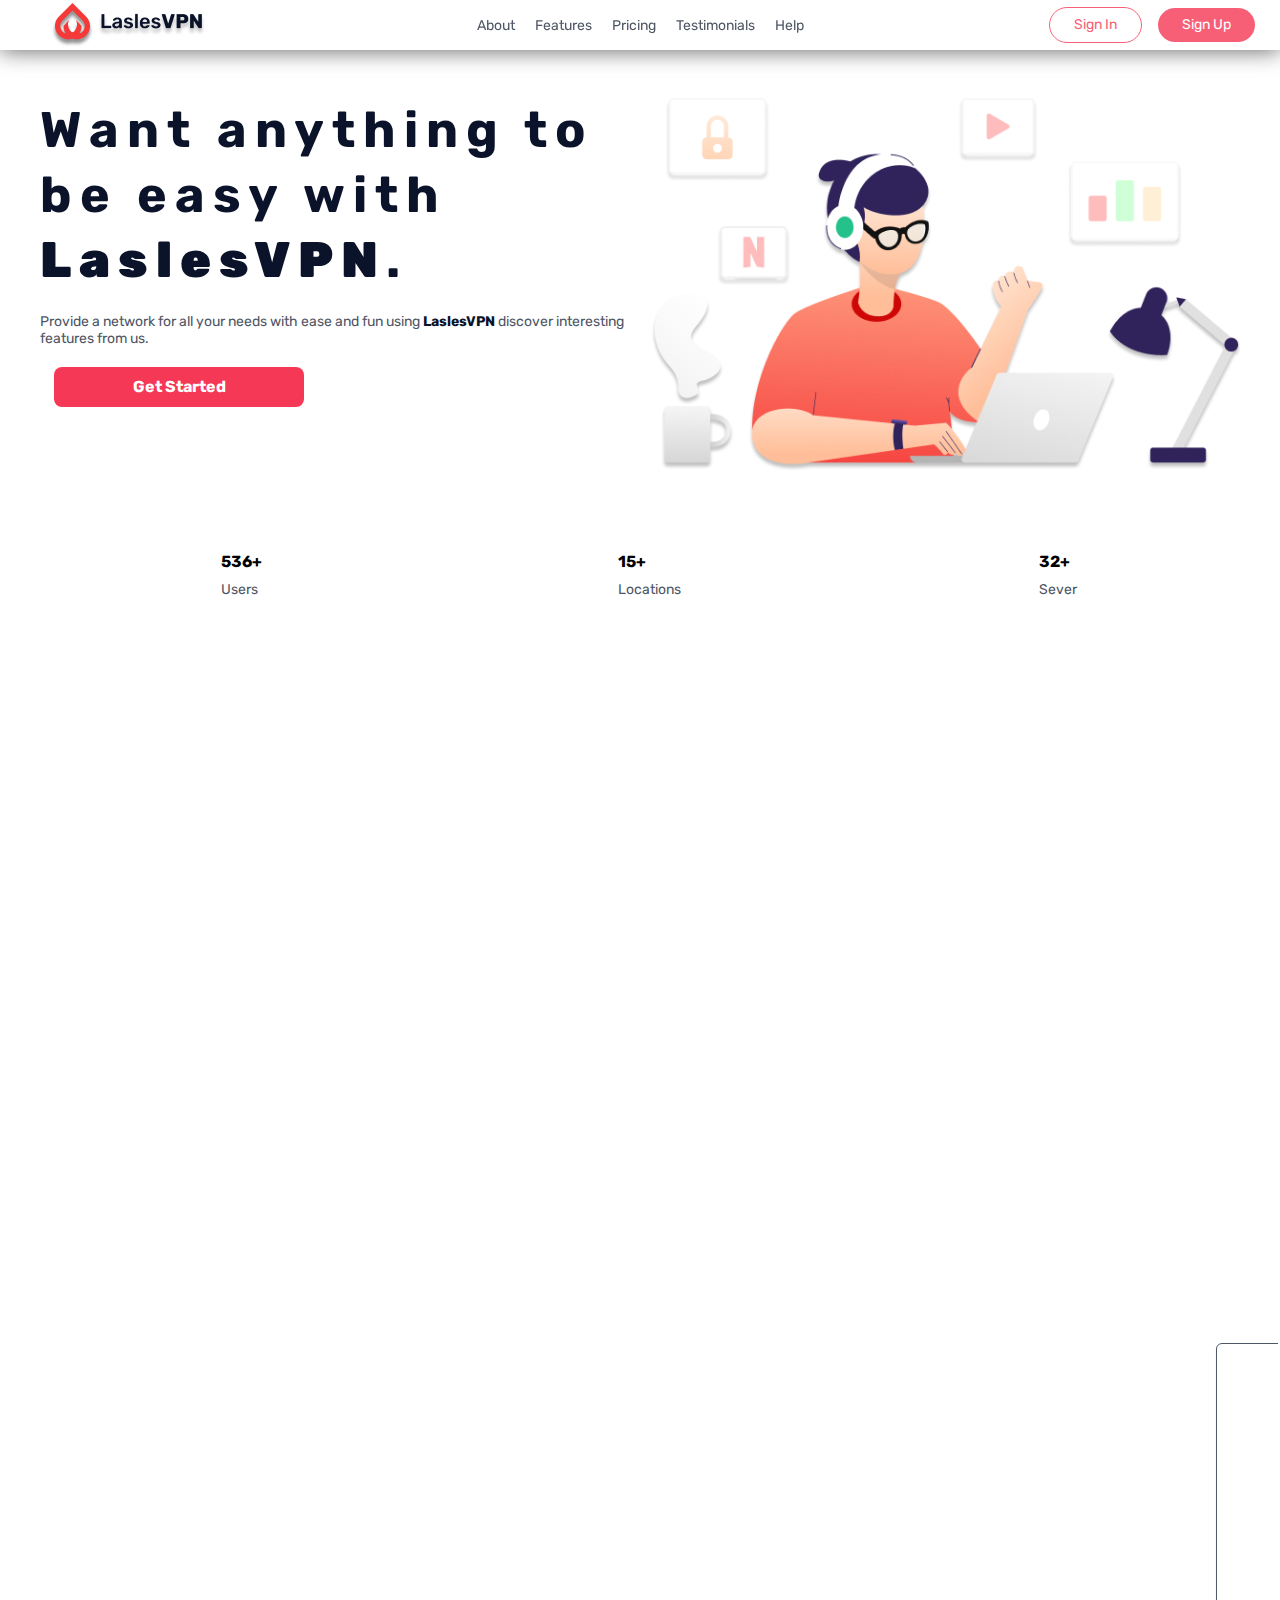
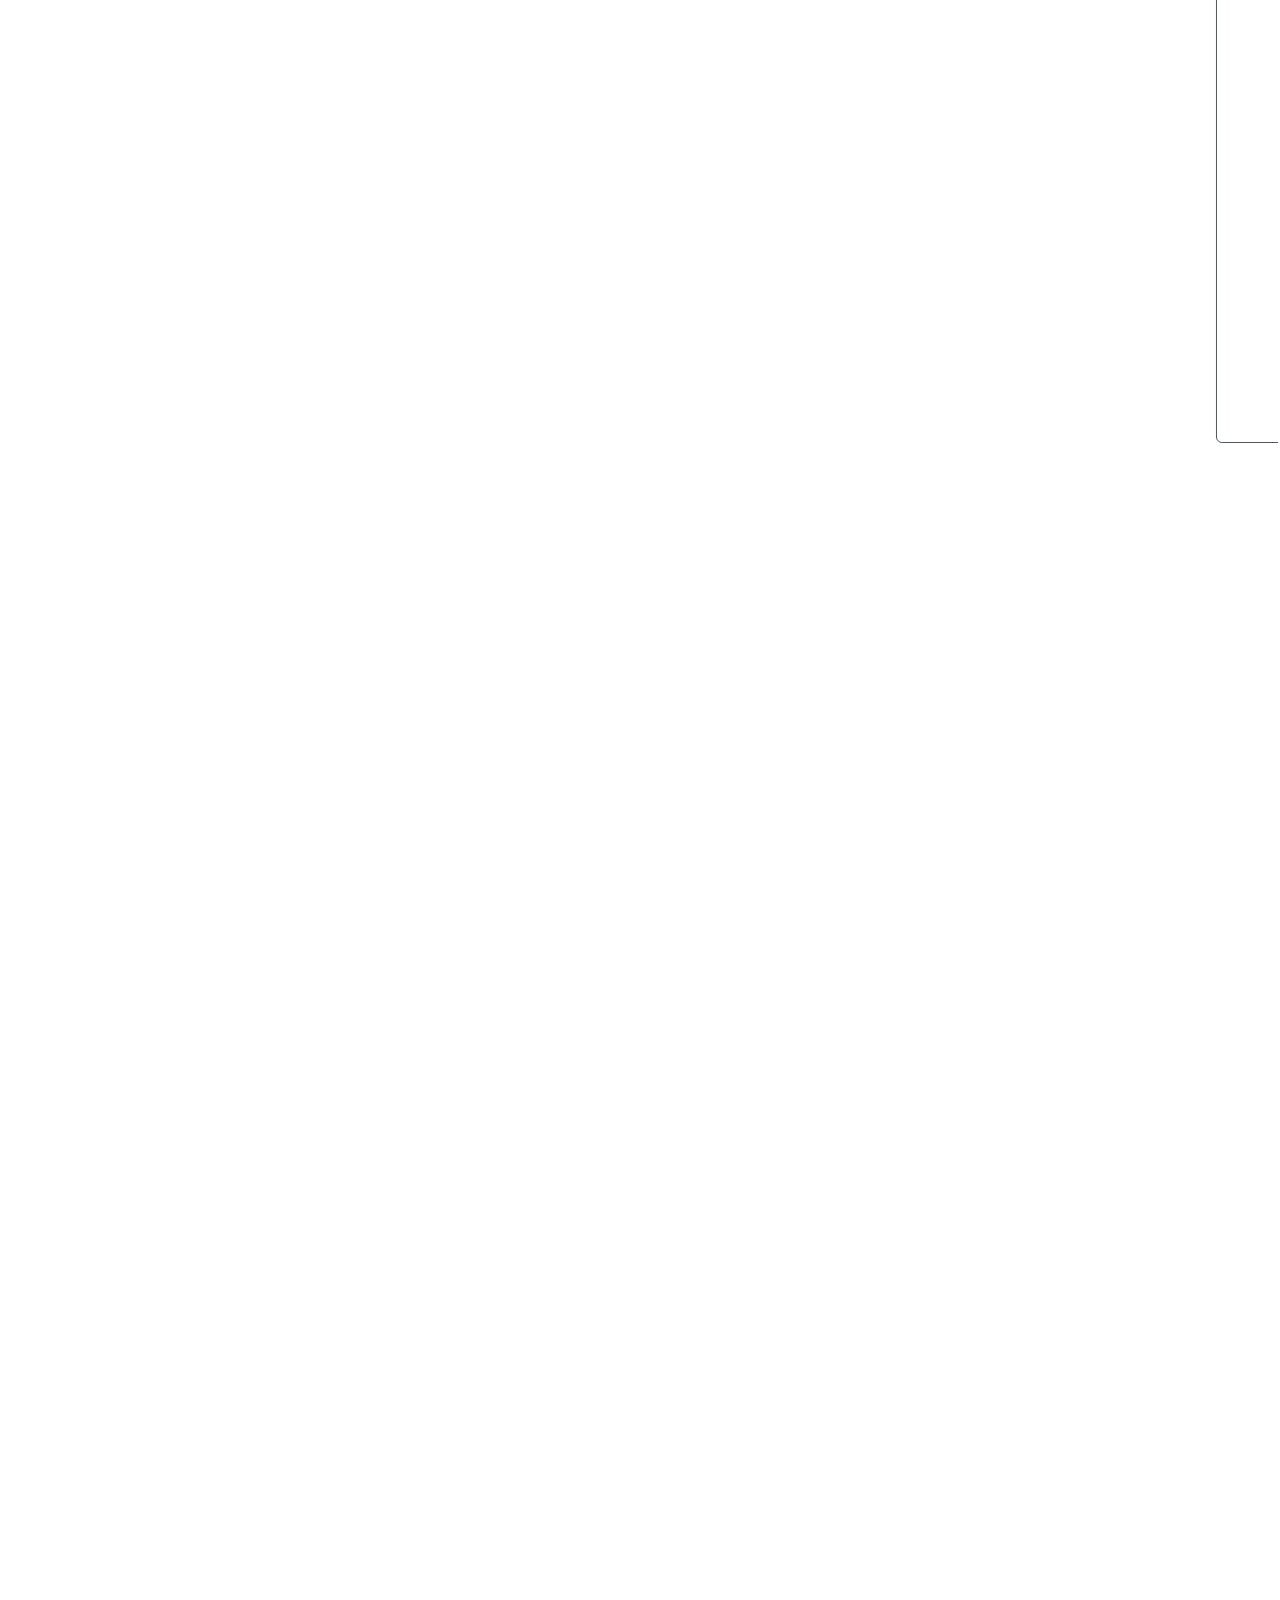
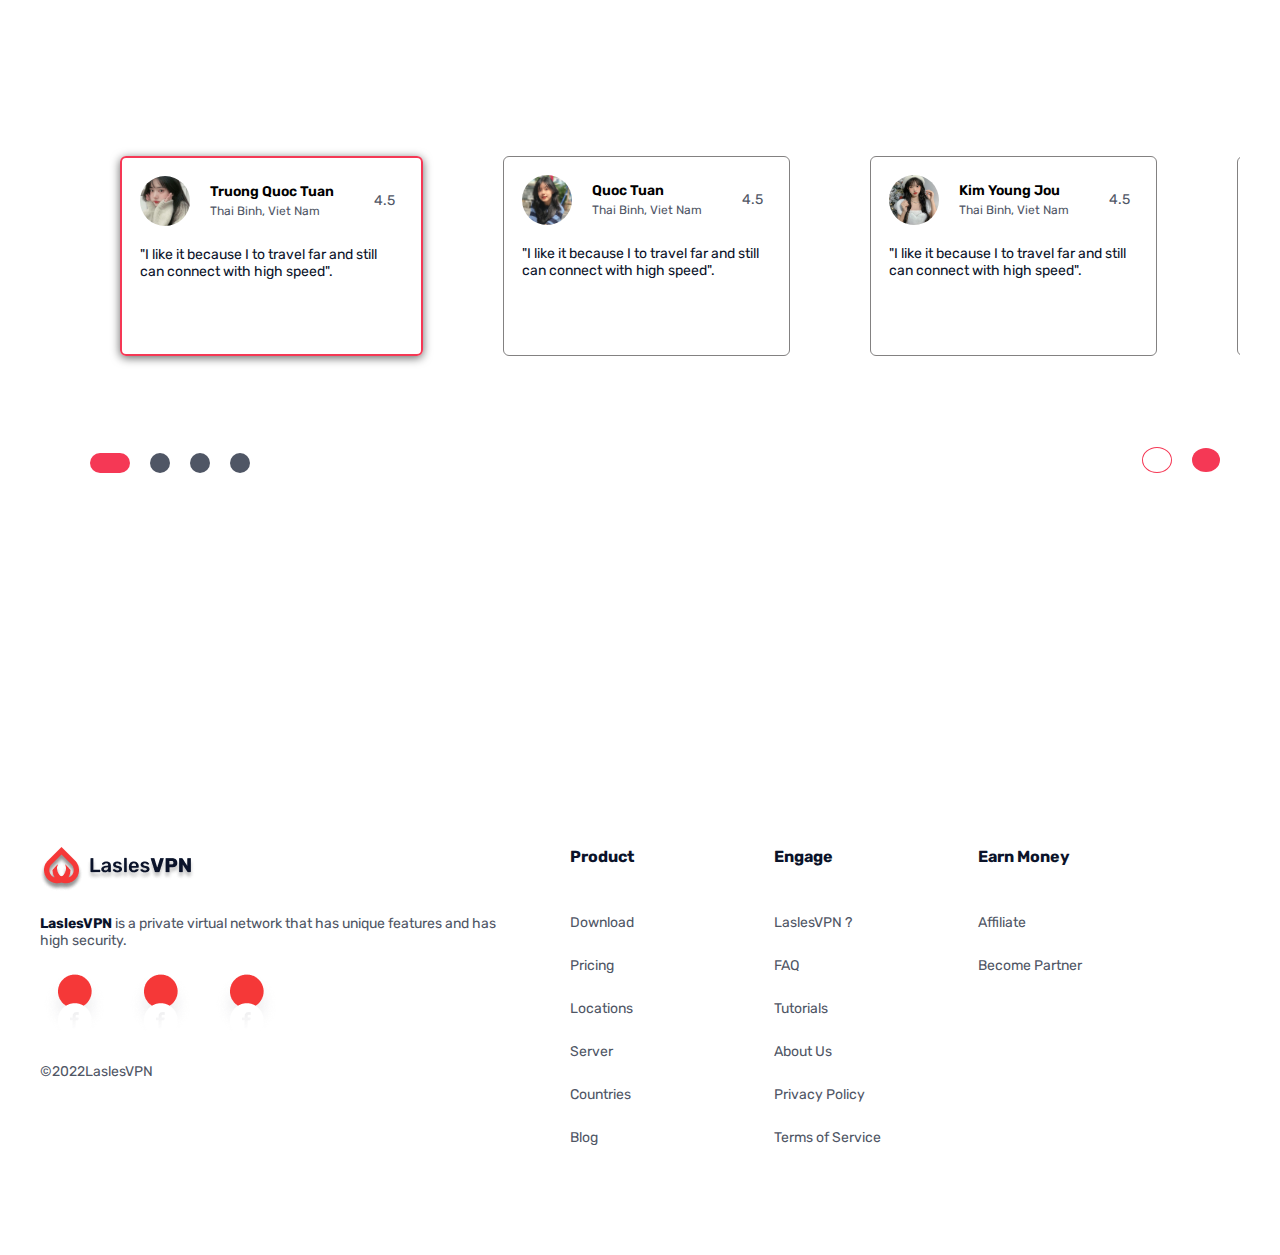
<file: index.html>
<!DOCTYPE html>
<html lang="en">
<head>
    <meta charset="UTF-8">
    <meta http-equiv="X-UA-Compatible" content="IE=edge">
    <meta name="viewport" content="width=device-width, initial-scale=1.0">
    <title>figma</title>
    <link rel="icon" type="image/x-icon" href="./img/b7f5d74154eed89a2fc829b10ac91dc3.jpeg">
    <link rel="stylesheet" href="./library/grid.css">
    <link rel="stylesheet" href="./css/main.css">
    <link rel="stylesheet" href="./css/base/reponsive.css">
    <link rel="preconnect" href="https://fonts.googleapis.com">
    <link rel="preconnect" href="https://fonts.gstatic.com" crossorigin>
    <link href="https://fonts.googleapis.com/css2?family=Rubik:wght@300;500&display=swap" rel="stylesheet"> 
    <link rel="stylesheet" href="https://cdnjs.cloudflare.com/ajax/libs/font-awesome/6.1.1/css/all.min.css" integrity="sha512-KfkfwYDsLkIlwQp6LFnl8zNdLGxu9YAA1QvwINks4PhcElQSvqcyVLLD9aMhXd13uQjoXtEKNosOWaZqXgel0g==" crossorigin="anonymous" referrerpolicy="no-referrer" />
</head>
<body>
    <div id="main">
        <div class="grid wide">
            <header class="header">

                <div class="logo__box">
                    <div class="logo__box-img">
                        <a href="#">
                            <img srcset="./img/Logo.png 1x" alt="LOGO">
                        </a>
                    </div>
                </div>

                <div class="header__nav">
                    <ul>
                        <li class="nav-item">
                            <a href="#about">About</a>
                        </li>
                        <li class="nav-item">
                            <a href="#feature">Features</a>
                        </li>
                        <li class="nav-item">
                            <a href="#price">Pricing</a>
                        </li>
                        <li class="nav-item">
                            <a href="#testimonials">Testimonials</a>
                        </li>
                        <li class="nav-item">
                            <a href="#">Help</a>
                        </li>
                    </ul>
                </div>

                <div class="header__sign">
                    <div class="sign-in">
                        <a class="btn btn-secondary-sub" href="./signIn/index.html">Sign In</a>
                    </div>
                    <div class="sign-up">
                        <a class="btn btn-secondary-main" href="./signUp/index.html">Sign Up</a>
                    </div>
                </div>

            </header>
            <section id="about" class="brand">
                <div class="row">
                    <div class="col l-6 m-12 c-12">
                        <div class=" brand__text">
                            <h1 class="brand__heading">Want anything to be easy with <strong>LaslesVPN</strong>.</h1>
                            <span class="text-read">Provide a network for all your needs with ease and fun using <strong>LaslesVPN</strong> discover interesting features from us.</span>
                            <a href="#" class="btn btn-primary">Get Started</a>
                        </div>
                    </div>
                    <div class="col l-6 m-12 c-12">
                        <div class=" brand__img">
                            <img src="./img/Illustration 1.png" alt="IMG">
                        </div>
                    </div>
                </div>
            </section>
            <section class="infor">
                <div class="row">
                    <div class="col l-4 m-4 c-6">
                        <div class="infor-item">
                            <div class="infor-icon">
                                <i class="fa-solid fa-users"></i>
                            </div>
                            <div class="infor-text infor-text--1">
                                <strong></strong>
                                <span>Users</span>
                            </div>
                        </div>
                    </div>
                    <div class="col l-4 m-4 c-6">
                        <div class="infor-item">
                            <div class="infor-icon">
                                <i class="fa-solid fa-location-dot"></i>
                            </div>
                            <div class="infor-text infor-text--2">
                                <strong></strong>
                                <span>Locations</span>
                            </div>
                        </div>
                    </div>
                    <div class="col l-4 m-4 c-12">
                        <div class="infor-item">
                            <div class="infor-icon">
                                <i class="fa-solid fa-server"></i>
                            </div>
                            <div class="infor-text infor-text--3">
                                <strong></strong>
                                <span>Sever</span>
                            </div>
                        </div>
                    </div>
                </div>
            </section>
            <section id="feature" class="feature">
                <div class="row">
                    <div class="col l-6 m-12 c-12 box_show box_show-right">
                        <div class="feature__img">
                            <img src="./img/Illustration 2.png" alt="IMG">
                        </div>
                    </div>
                    <div class="col l-6 m-12 c-12 box_show box_show-left">
                        <div class="feature-infor__box">
                            <h3 class="brand__secondary">We Provide Many Features You Can Use</h3>
                            <span class="text-read">You can explore the features that we provide with fun and have their own functions each feature.</span>
                            <ul class="feature-list">
                                <li class="feature-item">
                                    <i class="fa-solid fa-circle-check"></i>
                                    <span>Powerfull online protection.</span>
                                </li>
                                <li class="feature-item">
                                    <i class="fa-solid fa-circle-check"></i>
                                    <span>Internet without borders.</span>
                                </li>
                                <li class="feature-item">
                                    <i class="fa-solid fa-circle-check"></i>
                                    <span>Supercharged VPN</span>
                                </li>
                                <li class="feature-item">
                                    <i class="fa-solid fa-circle-check"></i>
                                    <span>No specific time limits.</span>
                                </li>
                            </ul>
                        </div>
                    </div>
                </div>
            </section>
            <section id="price" class="price">
                <h3 class="brand__secondary box_show box_show-right">Choose Your Plan</h3>
                <span class="text-read box_show box_show-left">Let's choose the package that is best for you and explore it happily and cheerfully.</span>
                <div class="row">
                    <div class="col l-4 m-6 c-12">
                        <div class="plan__box box_show box_show-right">
                            <div class="plan__img">
                                <img src="./img/Free.png" alt="IMG">
                            </div>
                            <h4 class="plan-text">Free Plan</h4>
                            <div class="plan__infor">
                                <ul>
                                    <li>
                                        <i class="fa-solid fa-check"></i>
                                        <span>Unlimited Bandwitch</span>
                                    </li>
                                    <li>
                                        <i class="fa-solid fa-check"></i>
                                        <span>Encrypted Connection</span>
                                    </li>
                                    <li>
                                        <i class="fa-solid fa-check"></i>
                                        <span>No Traffic Logs</span>
                                    </li>
                                    <li>
                                        <i class="fa-solid fa-check"></i>
                                        <span>Works on All Devices</span>
                                    </li>
                                </ul>
                            </div>
                            <h4 class="plan-price"><strong>Free</strong></h4>
                            <a href="#" class="btn btn-secondary-sub">Select</a>
                        </div>
                    </div>
                    <div class="col l-4 m-6 c-12">
                        <div class="plan__box box_show box_show-left">
                            <div class="plan__img">
                                <img src="./img/Standard.png" alt="IMG">
                            </div>
                            <h4 class="plan-text">Standard Plan</h4>
                            <div class="plan__infor">
                                <ul>
                                    <li>
                                        <i class="fa-solid fa-check"></i>
                                        <span>Unlimited Bandwitch</span>
                                    </li>
                                    <li>
                                        <i class="fa-solid fa-check"></i>
                                        <span>Encrypted Connection</span>
                                    </li>
                                    <li>
                                        <i class="fa-solid fa-check"></i>
                                        <span>Yes Traffic Logs</span>
                                    </li>
                                    <li>
                                        <i class="fa-solid fa-check"></i>
                                        <span>Works on All Devices</span>
                                    </li>
                                    <li>
                                        <i class="fa-solid fa-check"></i>
                                        <span>Connect Anyware</span>
                                    </li>
                                </ul>
                            </div>
                            <h4 class="plan-price"><strong>$9</strong>/mo</h4>
                            <a href="#" class="btn btn-secondary-sub">Select</a>
                        </div>
                    </div>
                    <div class="col l-4 m-12 c-12">
                        <div class="plan__box premium box_show box_show-left">
                            <div class="plan__img">
                                <img src="./img/Premium.png" alt="IMG">
                            </div>
                            <h4 class="plan-text">Free Plan</h4>
                            <div class="plan__infor">
                                <ul>
                                    <li>
                                        <i class="fa-solid fa-check"></i>
                                        <span>Unlimited Bandwitch</span>
                                    </li>
                                    <li>
                                        <i class="fa-solid fa-check"></i>
                                        <span>Encrypted Connection</span>
                                    </li>
                                    <li>
                                        <i class="fa-solid fa-check"></i>
                                        <span>Yes Traffic Logs</span>
                                    </li>
                                    <li>
                                        <i class="fa-solid fa-check"></i>
                                        <span>Works on All Devices</span>
                                    </li>
                                    <li>
                                        <i class="fa-solid fa-check"></i>
                                        <span>Connect Anyware</span>
                                    </li>
                                    <li>
                                        <i class="fa-solid fa-check"></i>
                                        <span>Get New Features</span>
                                    </li>
                                </ul>
                            </div>
                            <h4 class="plan-price"><strong>$12</strong>/mo</h4>
                            <a href="#" class="btn btn-secondary-main">Select</a>
                        </div>
                    </div>
                </div>
            </section>
            <setion class="connect">
                <h3 class="brand__secondary box_show box_show-right">Huge Global Network of Fast VPN</h3>
                <span class="text-read box_show box_show-left">See <strong>LaslesVPN</strong> everywhere to make it easier for you when you move locations.</span>
                <div class="connect__img box_show box_show-right">
                    <img src="./img/Huge Global.png" alt="IMG">
                </div>
                <div class="connect__img2 box_show box_show-left">
                    <img src="./img/Sponsored.png" alt="IMG">
                </div>
            </setion>
            <section id="testimonials" class="testimonials">
                <h3 class="brand__secondary box_show box_show-left">Trusted by Thousands of Happy Customer</h3>
                <span class="text-read box_show box_show-right">These are the stories of our customers who have joined us with great pleasure when using this crazy feature.</span>
                <div class="wrapper">
                    <div class="box__testimonials active">
                        <div class="box__testimonials-header">
                            <div class="header__user">
                                <div class="header__user-img">
                                    <img src="./img/user1.jpg" alt="IMG">
                                </div>
                                <div class="header__user-name">
                                    <h4>Truong Quoc Tuan</h4>
                                    <p>Thai Binh, Viet Nam</p>
                                </div>
                            </div>
                            <div class="header__start">
                                <span class="start-text">4.5</span>
                                <span class="start-icon">
                                    <i class="fa-solid fa-star"></i>
                                </span>
                            </div>
                        </div>
                        <div class="box__testimonials-text">
                            <p>"I like it because I to travel far and still can connect with high speed".</p>
                        </div>
                    </div>
                    <div class="box__testimonials">
                        <div class="box__testimonials-header">
                            <div class="header__user">
                                <div class="header__user-img">
                                    <img src="./img/user2.jpg" alt="IMG">
                                </div>
                                <div class="header__user-name">
                                    <h4>Quoc Tuan</h4>
                                    <p>Thai Binh, Viet Nam</p>
                                </div>
                            </div>
                            <div class="header__start">
                                <span class="start-text">4.5</span>
                                <span class="start-icon">
                                    <i class="fa-solid fa-star"></i>
                                </span>
                            </div>
                        </div>
                        <div class="box__testimonials-text">
                            <p>"I like it because I to travel far and still can connect with high speed".</p>
                        </div>
                    </div>
                    <div class="box__testimonials">
                        <div class="box__testimonials-header">
                            <div class="header__user">
                                <div class="header__user-img">
                                    <img src="./img/user3.jpg" alt="IMG">
                                </div>
                                <div class="header__user-name">
                                    <h4>Kim Young Jou</h4>
                                    <p>Thai Binh, Viet Nam</p>
                                </div>
                            </div>
                            <div class="header__start">
                                <span class="start-text">4.5</span>
                                <span class="start-icon">
                                    <i class="fa-solid fa-star"></i>
                                </span>
                            </div>
                        </div>
                        <div class="box__testimonials-text">
                            <p>"I like it because I to travel far and still can connect with high speed".</p>
                        </div>
                    </div>
                    <div class="box__testimonials">
                        <div class="box__testimonials-header">
                            <div class="header__user">
                                <div class="header__user-img">
                                    <img src="./img/user4.webp" alt="IMG">
                                </div>
                                <div class="header__user-name">
                                    <h4>Truong Tuan</h4>
                                    <p>Thai Binh, Viet Nam</p>
                                </div>
                            </div>
                            <div class="header__start">
                                <span class="start-text">5</span>
                                <span class="start-icon">
                                    <i class="fa-solid fa-star"></i>
                                </span>
                            </div>
                        </div>
                        <div class="box__testimonials-text">
                            <p>"I like it because I to travel far and still can connect with high speed. I like it because I to travel far and still can connect with high speed".</p>
                        </div>
                    </div>
                </div>
                <div class="control-next">
                    <div class="prev__box end">
                        <i class="fa-solid fa-arrow-left"></i>
                    </div>
                    <div class="next__box">
                        <i class="fa-solid fa-arrow-right"></i>
                    </div>
                </div>
                <div class="control-dots">
                    <div class="dot-item active"></div>
                    <div class="dot-item"></div>
                    <div class="dot-item"></div>
                    <div class="dot-item"></div>
                </div>
            </section>
            <section class="subscribe">
                <div class="row">
                    <div class="col l-6 m-6 c-12">
                        <div class="subscribe__box box_show box_show-right">
                            <h3 class="brand__secondary">Subscribe Now for Get Special Features!</h3>
                            <span class="text-read">Let's subscribe with us and find the fun.</span>
                        </div>
                    </div>
                    <div class="col l-6 m-6 c-12">
                        <div class="subscribe__btn box_show box_show-left">
                            <a href="#" class="btn btn-primary">Subscribe Now</a>
                        </div>
                    </div>
                </div>
            </section>
            <footer class="footer">
                <div class="row">
                    <div class="col l-5 m-12 c-12">
                        <div class="footer__brand">
                            <div class="footer__logo">
                                <img src="./img/Logo.png" alt="IMG">
                            </div>
                            <span class="text-read"><strong>LaslesVPN</strong> is a private virtual network that has unique features and has high security.</span>
                            <div class="footer__icon">
                                <div>
                                    <img src="./img/Facebook.png" alt="IMG">
                                </div>
                                <div>
                                    <img src="./img/Facebook.png" alt="IMG">
                                </div>
                                <div>
                                    <img src="./img/Facebook.png" alt="IMG">
                                </div>
                            </div>
                            <span class="text-read">©2022LaslesVPN</span>
                        </div>
                    </div>
                    <div class="col l-2 m-4 c-6">
                        <div class="footer__product">
                            <h4 class="footer-heading">Product</h4>
                            <ul>
                                <li>
                                    <a href="#" class="">Download </a>
                                </li>
                                <li>
                                    <a href="#" class="">Pricing </a>
                                </li>
                                <li>
                                    <a href="#" class="">Locations </a>
                                </li>
                                <li>
                                    <a href="#" class="">Server </a>
                                </li>
                                <li>
                                    <a href="#" class="">Countries </a>
                                </li>
                                <li>
                                    <a href="#" class="">Blog</a>
                                </li>
                            </ul>
                        </div>
                    </div>
                    <div class="col l-2 m-4 c-6">
                        <div class="footer__engage">
                            <h4 class="footer-heading">Engage</h4>
                            <ul>
                                <li>
                                    <a href="#" class="">LaslesVPN ? </a>
                                </li>
                                <li>
                                    <a href="#" class="">FAQ</a>
                                </li>
                                <li>
                                    <a href="#" class="">Tutorials</a>
                                </li>
                                <li>
                                    <a href="#" class="">About Us</a>
                                </li>
                                <li>
                                    <a href="#" class="">Privacy Policy</a>
                                </li>
                                <li>
                                    <a href="#" class="">Terms of Service</a>
                                </li>
                            </ul>
                        </div>
                    </div>
                    <div class="col l-3 m-4 c-6">
                        <div class="footer__earn">
                            <h4 class="footer-heading">Earn Money</h4>
                            <ul>
                                <li>
                                    <a href="#" class="">Affiliate</a>
                                </li>
                                <li>
                                    <a href="#" class="">Become Partner</a>
                                </li>
                            </ul>
                        </div>
                    </div>
                </div>
            </footer>
            <div class="on__top">
                <a href="#">
                    <i class="fa-solid fa-arrow-up"></i>
                </a>
            </div>
        </div>
    </div>
</body>
<script src="./js/main.js"></script>
</html>
</file>
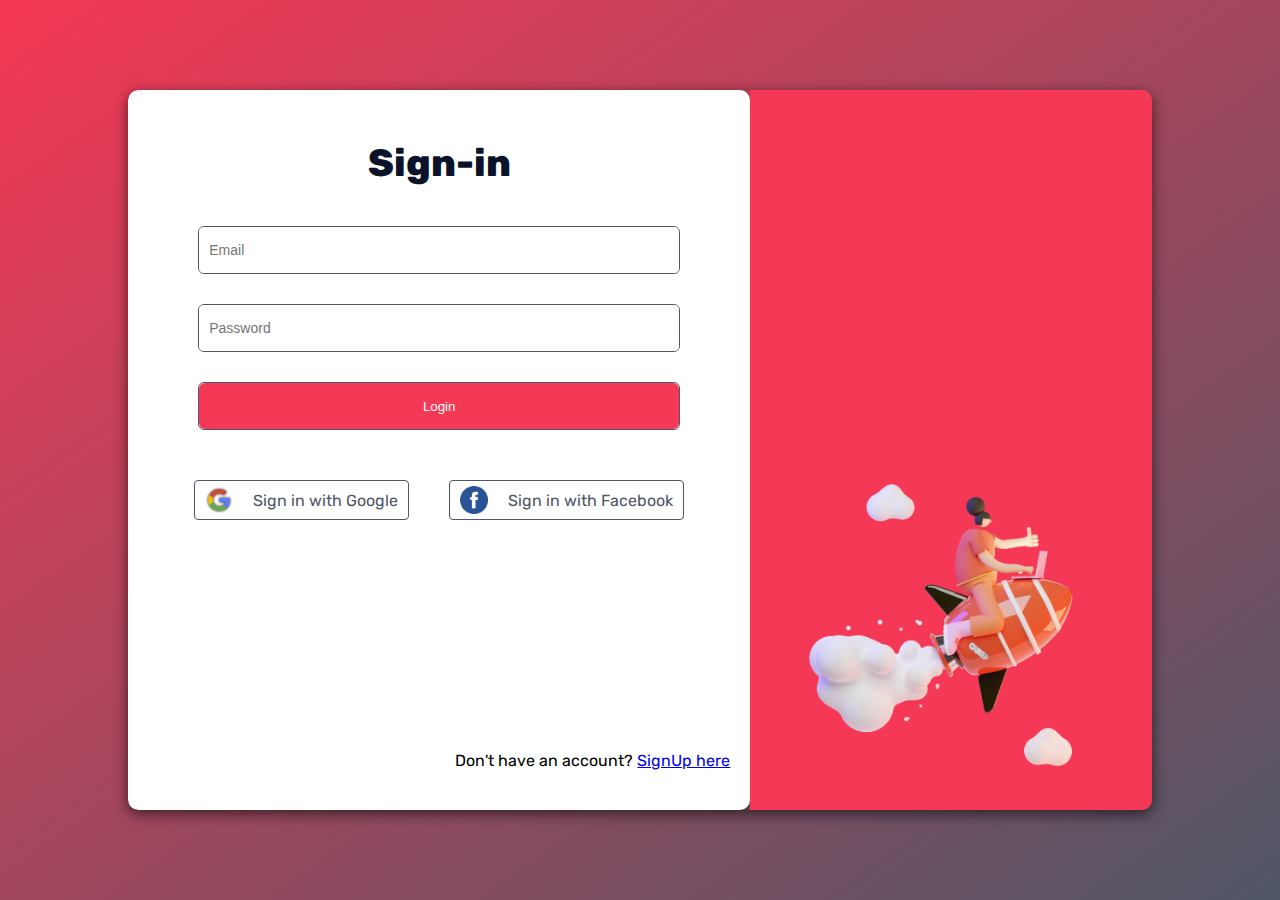
<file: signIn/index.html>
<!DOCTYPE html>
<html lang="en">
  <head>
    <meta charset="UTF-8" />
    <meta http-equiv="X-UA-Compatible" content="IE=edge" />
    <meta name="viewport" content="width=device-width, initial-scale=1.0" />
    <title>Sign In</title>
    <link
      rel="icon"
      type="image/x-icon"
      href="../img/b7f5d74154eed89a2fc829b10ac91dc3.jpeg"
    />
    <link rel="stylesheet" href="./cssSignIn/main.css" />
    <link rel="stylesheet" href="./cssSignIn/reponsive.css" />
    <link
      rel="stylesheet"
      href="https://cdnjs.cloudflare.com/ajax/libs/font-awesome/6.1.1/css/all.min.css"
      integrity="sha512-KfkfwYDsLkIlwQp6LFnl8zNdLGxu9YAA1QvwINks4PhcElQSvqcyVLLD9aMhXd13uQjoXtEKNosOWaZqXgel0g=="
      crossorigin="anonymous"
      referrerpolicy="no-referrer"
    />
    <link rel="preconnect" href="https://fonts.googleapis.com" />
    <link rel="preconnect" href="https://fonts.gstatic.com" crossorigin />
    <link
      href="https://fonts.googleapis.com/css2?family=Rubik:wght@300;500&display=swap"
      rel="stylesheet"
    />
  </head>
  <body>
    <div id="main">
      <div class="signIn">
        <div class="form__box">
          <h1>Sign-in</h1>
          <form action="">
            <div class="form__item">
              <input id="email" type="text" required placeholder="Email" />
            </div>
            <div class="form__item">
              <input
                id="password"
                type="password"
                required
                placeholder="Password"
              />
            </div>
            <div class="form__item">
              <button>Login</button>
            </div>
            <div class="signUp">
              <span
                >Don't have an account?
                <a href="../signUp/index.html">SignUp here</a>
              </span>
            </div>
          </form>
          <div class="signIn__with">
            <div class="with__box">
              <div class="with__logo">
                <img src="./img/google-1088004_640.webp" alt="" />
              </div>
              <span>Sign in with Google</span>
            </div>
            <div class="with__box">
              <div class="with__logo">
                <img src="./img/facebook.png" alt="" />
              </div>
              <span>Sign in with Facebook</span>
            </div>
          </div>
        </div>
        <div class="box__img">
          <div class="img__user">
            <img src="./img/Saly-1.png" alt="" />
          </div>
        </div>
      </div>
    </div>
  </body>
</html>
</file>
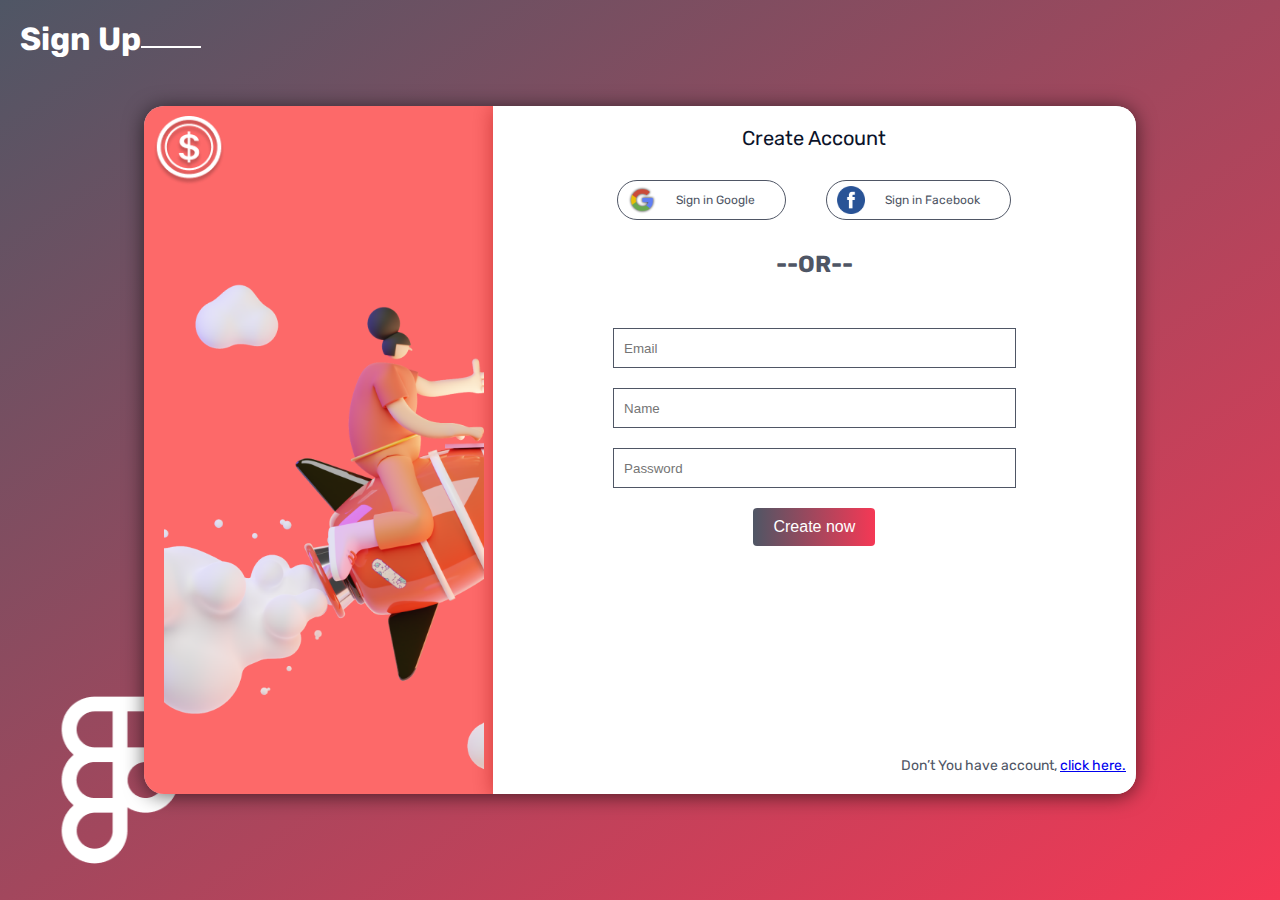
<file: signUp/index.html>
<!DOCTYPE html>
<html lang="en">
  <head>
    <meta charset="UTF-8" />
    <meta http-equiv="X-UA-Compatible" content="IE=edge" />
    <meta name="viewport" content="width=device-width, initial-scale=1.0" />
    <title>Sign Up</title>
    <link
      rel="icon"
      type="image/x-icon"
      href="../img/b7f5d74154eed89a2fc829b10ac91dc3.jpeg"
    />
    <link rel="stylesheet" href="./cssSignUp/main.css" />
    <link rel="stylesheet" href="./cssSignUp/reponsive.css" />
    <link
      rel="stylesheet"
      href="https://cdnjs.cloudflare.com/ajax/libs/font-awesome/6.1.1/css/all.min.css"
      integrity="sha512-KfkfwYDsLkIlwQp6LFnl8zNdLGxu9YAA1QvwINks4PhcElQSvqcyVLLD9aMhXd13uQjoXtEKNosOWaZqXgel0g=="
      crossorigin="anonymous"
      referrerpolicy="no-referrer"
    />
    <link rel="preconnect" href="https://fonts.googleapis.com" />
    <link rel="preconnect" href="https://fonts.gstatic.com" crossorigin />
    <link
      href="https://fonts.googleapis.com/css2?family=Rubik:wght@300;500&display=swap"
      rel="stylesheet"
    />
  </head>
  <body>
    <div id="main">
      <div class="heading">
        <h1>Sign Up</h1>
      </div>
      <div class="logo_box">
        <img src="./img/ci_figma.png" alt="IMG" />
      </div>
      <div class="signUp">
        <div class="signUp__img">
          <div class="coin__img">
            <img src="./img/Group.png" alt="IMG" />
          </div>
          <div class="user__img">
            <img src="./img/Saly-1.png" alt="IMG" />
          </div>
        </div>
        <div class="signUp__form">
          <div class="form-heading">
            <h3>Create Account</h3>
          </div>
          <div class="signUp__with">
            <div class="with__box with__google">
              <div class="with__img">
                <img src="./img/google-1088004_640.webp" alt="" />
              </div>
              <div class="with__text">
                <span>Sign in Google</span>
              </div>
            </div>
            <div class="with__box with__face">
              <div class="with__img">
                <img src="./img/facebook.png" alt="" />
              </div>
              <div class="with__text">
                <span>Sign in Facebook</span>
              </div>
            </div>
          </div>
          <div class="or">
            <h3>--OR--</h3>
          </div>
          <div class="form__box">
            <form action="">
              <div class="form-item">
                <input required type="text" placeholder="Email" id="email" />
                <label for="email">
                  <i class="fa-solid fa-envelope"></i>
                </label>
              </div>
              <div class="form-item">
                <input required type="text" placeholder="Name" id="name" />
                <label for="name">
                  <i class="fa-solid fa-user"></i>
                </label>
              </div>
              <div class="form-item">
                <input
                  required
                  type="password"
                  placeholder="Password"
                  id="password"
                />
                <label for="password">
                  <i class="fa-solid fa-lock"></i>
                </label>
              </div>
              <div class="form__button">
                <button>Create now</button>
              </div>
            </form>
          </div>
        </div>
        <div class="signIn">
          <span
            >Don’t You have account,
            <a href="../signIn/index.html">click here.</a>
          </span>
        </div>
      </div>
    </div>
  </body>
</html>
</file>
<file: library/grid.css>
.grid {
    width: 100%;
    display: block;
    padding: 0;
}

.grid.wide {
    max-width: 1200px;
    margin: 0 auto;
}

.row {
    display: flex;
    flex-wrap: wrap;
    margin-left: -4px;
    margin-right: -4px;
}

.row.no-gutters {
    margin-left: 0;
    margin-right: 0;
}

.col {
    padding-left: 4px;
    padding-right: 4px;
}

.row.no-gutters .col {
    padding-left: 0;
    padding-right: 0;
}

.c-0 {
    display: none;
}

.c-1 {
    flex: 0 0 8.33333%;
    max-width: 8.33333%;
}

.c-2 {
    flex: 0 0 16.66667%;
    max-width: 16.66667%;
}

.c-3 {
    flex: 0 0 25%;
    max-width: 25%;
}

.c-4 {
    flex: 0 0 33.33333%;
    max-width: 33.33333%;
}

.c-5 {
    flex: 0 0 41.66667%;
    max-width: 41.66667%;
}

.c-6 {
    flex: 0 0 50%;
    max-width: 50%;
}

.c-7 {
    flex: 0 0 58.33333%;
    max-width: 58.33333%;
}

.c-8 {
    flex: 0 0 66.66667%;
    max-width: 66.66667%;
}

.c-9 {
    flex: 0 0 75%;
    max-width: 75%;
}

.c-10 {
    flex: 0 0 83.33333%;
    max-width: 83.33333%;
}

.c-11 {
    flex: 0 0 91.66667%;
    max-width: 91.66667%;
}

.c-12 {
    flex: 0 0 100%;
    max-width: 100%;
}

.c-o-1 {
    margin-left: 8.33333%;
}

.c-o-2 {
    margin-left: 16.66667%;
}

.c-o-3 {
    margin-left: 25%;
}

.c-o-4 {
    margin-left: 33.33333%;
}

.c-o-5 {
    margin-left: 41.66667%;
}

.c-o-6 {
    margin-left: 50%;
}

.c-o-7 {
    margin-left: 58.33333%;
}

.c-o-8 {
    margin-left: 66.66667%;
}

.c-o-9 {
    margin-left: 75%;
}

.c-o-10 {
    margin-left: 83.33333%;
}

.c-o-11 {
    margin-left: 91.66667%;
}

/* >= Tablet */
@media (min-width: 740px) {
    .row {
        margin-left: -8px;
        margin-right: -8px;
    }

    .col {
        padding-left: 8px;
        padding-right: 8px;
    }

    .m-0 {
        display: none;
    }

    .m-1,
    .m-2,
    .m-3,
    .m-4,
    .m-5,
    .m-6,
    .m-7,
    .m-8,
    .m-9,
    .m-10,
    .m-11,
    .m-12 {
        display: block;
    }

    .m-1 {
        flex: 0 0 8.33333%;
        max-width: 8.33333%;
    }

    .m-2 {
        flex: 0 0 16.66667%;
        max-width: 16.66667%;
    }

    .m-3 {
        flex: 0 0 25%;
        max-width: 25%;
    }

    .m-4 {
        flex: 0 0 33.33333%;
        max-width: 33.33333%;
    }

    .m-5 {
        flex: 0 0 41.66667%;
        max-width: 41.66667%;
    }

    .m-6 {
        flex: 0 0 50%;
        max-width: 50%;
    }

    .m-7 {
        flex: 0 0 58.33333%;
        max-width: 58.33333%;
    }

    .m-8 {
        flex: 0 0 66.66667%;
        max-width: 66.66667%;
    }

    .m-9 {
        flex: 0 0 75%;
        max-width: 75%;
    }

    .m-10 {
        flex: 0 0 83.33333%;
        max-width: 83.33333%;
    }

    .m-11 {
        flex: 0 0 91.66667%;
        max-width: 91.66667%;
    }

    .m-12 {
        flex: 0 0 100%;
        max-width: 100%;
    }

    .m-o-1 {
        margin-left: 8.33333%;
    }

    .m-o-2 {
        margin-left: 16.66667%;
    }

    .m-o-3 {
        margin-left: 25%;
    }

    .m-o-4 {
        margin-left: 33.33333%;
    }

    .m-o-5 {
        margin-left: 41.66667%;
    }

    .m-o-6 {
        margin-left: 50%;
    }

    .m-o-7 {
        margin-left: 58.33333%;
    }

    .m-o-8 {
        margin-left: 66.66667%;
    }

    .m-o-9 {
        margin-left: 75%;
    }

    .m-o-10 {
        margin-left: 83.33333%;
    }

    .m-o-11 {
        margin-left: 91.66667%;
    }
}

/* PC medium resolution > */
@media (min-width: 1113px) {
    .row {
        margin-left: -12px;
        margin-right: -12px;
    }

    .row.sm-gutter {
        margin-left: -5px;
        margin-right: -5px;
    }

    .col {
        padding-left: 12px;
        padding-right: 12px;
    }

    .row.sm-gutter .col {
        padding-left: 5px;
        padding-right: 5px;
    }

    .l-0 {
        display: none;
    }

    .l-1,
    .l-2,
    .l-2-4,
    .l-3,
    .l-4,
    .l-5,
    .l-6,
    .l-7,
    .l-8,
    .l-9,
    .l-10,
    .l-11,
    .l-12 {
        display: block;
    }

    .l-1 {
        flex: 0 0 8.33333%;
        max-width: 8.33333%;
    }

    .l-2 {
        flex: 0 0 16.66667%;
        max-width: 16.66667%;
    }

    .l-2-4 {
        flex: 0 0 20%;
        max-width: 20%;
    }

    .l-3 {
        flex: 0 0 25%;
        max-width: 25%;
    }

    .l-4 {
        flex: 0 0 33.33333%;
        max-width: 33.33333%;
    }

    .l-5 {
        flex: 0 0 41.66667%;
        max-width: 41.66667%;
    }

    .l-6 {
        flex: 0 0 50%;
        max-width: 50%;
    }

    .l-7 {
        flex: 0 0 58.33333%;
        max-width: 58.33333%;
    }

    .l-8 {
        flex: 0 0 66.66667%;
        max-width: 66.66667%;
    }

    .l-9 {
        flex: 0 0 75%;
        max-width: 75%;
    }

    .l-10 {
        flex: 0 0 83.33333%;
        max-width: 83.33333%;
    }

    .l-11 {
        flex: 0 0 91.66667%;
        max-width: 91.66667%;
    }

    .l-12 {
        flex: 0 0 100%;
        max-width: 100%;
    }

    .l-o-1 {
        margin-left: 8.33333%;
    }

    .l-o-2 {
        margin-left: 16.66667%;
    }

    .l-o-3 {
        margin-left: 25%;
    }

    .l-o-4 {
        margin-left: 33.33333%;
    }

    .l-o-5 {
        margin-left: 41.66667%;
    }

    .l-o-6 {
        margin-left: 50%;
    }

    .l-o-7 {
        margin-left: 58.33333%;
    }

    .l-o-8 {
        margin-left: 66.66667%;
    }

    .l-o-9 {
        margin-left: 75%;
    }

    .l-o-10 {
        margin-left: 83.33333%;
    }

    .l-o-11 {
        margin-left: 91.66667%;
    }
}

/* Tablet - PC low resolution */
@media (min-width: 740px) and (max-width: 1023px) {
    .wide {
        width: 644px;
    }
}

/* > PC low resolution */
@media (min-width: 1024px) and (max-width: 1239px) {
    .wide {
        width: 984px;
    }

    .wide .row {
        margin-left: -12px;
        margin-right: -12px;
    }

    .wide .row.sm-gutter {
        margin-left: -5px;
        margin-right: -5px;
    }

    .wide .col {
        padding-left: 12px;
        padding-right: 12px;
    }

    .wide .row.sm-gutter .col {
        padding-left: 5px;
        padding-right: 5px;
    }

    .wide .l-0 {
        display: none;
    }

    .wide .l-1,
    .wide .l-2,
    .wide .l-2-4,
    .wide .l-3,
    .wide .l-4,
    .wide .l-5,
    .wide .l-6,
    .wide .l-7,
    .wide .l-8,
    .wide .l-9,
    .wide .l-10,
    .wide .l-11,
    .wide .l-12 {
        display: block;
    }

    .wide .l-1 {
        flex: 0 0 8.33333%;
        max-width: 8.33333%;
    }

    .wide .l-2 {
        flex: 0 0 16.66667%;
        max-width: 16.66667%;
    }

    .wide .l-2-4 {
        flex: 0 0 20%;
        max-width: 20%;
    }

    .wide .l-3 {
        flex: 0 0 25%;
        max-width: 25%;
    }

    .wide .l-4 {
        flex: 0 0 33.33333%;
        max-width: 33.33333%;
    }

    .wide .l-5 {
        flex: 0 0 41.66667%;
        max-width: 41.66667%;
    }

    .wide .l-6 {
        flex: 0 0 50%;
        max-width: 50%;
    }

    .wide .l-7 {
        flex: 0 0 58.33333%;
        max-width: 58.33333%;
    }

    .wide .l-8 {
        flex: 0 0 66.66667%;
        max-width: 66.66667%;
    }

    .wide .l-9 {
        flex: 0 0 75%;
        max-width: 75%;
    }

    .wide .l-10 {
        flex: 0 0 83.33333%;
        max-width: 83.33333%;
    }

    .wide .l-11 {
        flex: 0 0 91.66667%;
        max-width: 91.66667%;
    }

    .wide .l-12 {
        flex: 0 0 100%;
        max-width: 100%;
    }

    .wide .l-o-1 {
        margin-left: 8.33333%;
    }

    .wide .l-o-2 {
        margin-left: 16.66667%;
    }

    .wide .l-o-3 {
        margin-left: 25%;
    }

    .wide .l-o-4 {
        margin-left: 33.33333%;
    }

    .wide .l-o-5 {
        margin-left: 41.66667%;
    }

    .wide .l-o-6 {
        margin-left: 50%;
    }

    .wide .l-o-7 {
        margin-left: 58.33333%;
    }

    .wide .l-o-8 {
        margin-left: 66.66667%;
    }

    .wide .l-o-9 {
        margin-left: 75%;
    }

    .wide .l-o-10 {
        margin-left: 83.33333%;
    }

    .wide .l-o-11 {
        margin-left: 91.66667%;
    }
}
</file>
<file: css/main.css>
@import './component/animation.css';
@import './component/button.css';
@import './component/base.css';
@import './layout/header.css';
@import './layout/brand.css';
@import './layout/infor.css';
@import './layout/feature.css';
@import './layout/price.css';
@import './layout/connect.css';
@import './layout/testimonials.css';
@import './layout/subscribe.css';
@import './layout/footer.css';
/* @import './base/reponsive.css'; */

*{
    margin: 0;
    padding: 0;
    box-sizing: border-box;
}
html{
    font-size: 62.5%;
    font-family: 'Rubik';
    /* scroll smooth */
    -webkit-overflow-scrolling: touch;
    scroll-behavior: smooth;
    -webkit-scroll-snap-points-x: repeat(300px);
    -ms-scroll-snap-points-x: repeat(300px);
    scroll-snap-points-x: repeat(300px);
    -webkit-scroll-snap-type: mandatory;
    -ms-scroll-snap-type: mandatory;
    scroll-snap-type: mandatory;
}
body{
    overflow-x: hidden;
    padding: 0.8rem 0.2rem;
}
#main{
    overflow: hidden;
}
:root{
    --primary-color: #F53855;
    --text-heading-color: #0B132A;
    --text-color: #4F5665;
    --icon-color: #2FAB73;
    --white-color: #fff;
    --header-height: 5rem;
    --start-color: rgb(253, 253, 0);
}
h3{
    letter-spacing: 1rem;
}
ul{
    list-style-type: none;
    padding-left: 0;
}
a{
    text-decoration: none;
}
.on__top{
    height: 4rem;
    width: 4rem;
    border-radius: 100%;
    overflow: hidden;
    position: fixed;
    bottom: 2rem;
    right: 1rem;
    background: var(--primary-color);
    display: flex;
    justify-content: center;
    align-items: center;
}
.on__top.hidden{
    display: none;
}
.on__top a i{
    font-size: 1.4rem;
    color: var(--white-color);
}
</file>
<file: css/base/reponsive.css>
section {
  height: auto;
}
/*pc*/
@media (min-width: 1024px) {
}

/* tablet */
@media (max-width: 1023px) and (min-width: 740px) {
  .grid.wide {
    max-width: 1200px !important;
  }
  header div.header__nav {
    display: none;
  }
  .brand .row div {
    margin-bottom: 2rem;
  }
  .feature .row div {
    margin-bottom: 4rem;
  }
  .subscribe {
    width: 100%;
    padding: 1rem;
    margin-top: 6rem;
  }
  .plan__box {
    height: 64rem;
  }
  .plan__box.premium {
    width: 50%;
    left: 50%;
    transform: translateX(-50%);
    margin-top: 4rem;
  }
  .control-next {
    display: none;
  }
  .control-dots {
    bottom: 1rem;
  }
  .footer {
    height: 60rem;
  }
}

@media (min-width: 740px) and (max-width: 1023px) {
  .wide {
    max-width: 1200px;
  }
}

/* mobile */
@media (max-width: 739px) {
  .grid.wide section {
    padding: 0 1rem;
  }
  .row .col {
    margin: 4rem 0;
  }
  header div.header__nav {
    display: none;
  }
  .control-next {
    display: none;
  }
  .header div {
    justify-content: flex-end;
  }
  .header__sign .sign-up {
    display: none;
  }
  footer {
    padding: 0 1rem;
  }
  .footer {
    height: 100rem;
  }
  .subscribe {
    width: 100%;
    height: 34.4rem;
  }
  .control-dots {
    display: none;
  }
  .wrapper {
    overflow-x: overlay;
  }
}
</file>
<file: signIn/cssSignIn/main.css>
*{
    padding: 0;
    margin: 0;
    box-sizing: border-box;
}
html{
    font-size: 62.5%;
    font-family: 'Rubik';
}
:root{
    --primary-color: #F53855;
    --text-heading-color: #0B132A;
    --text-color: #4F5665;
    --icon-color: #2FAB73;
    --white-color: #fff;
    --header-height: 5rem;
    --start-color: rgb(253, 253, 0);
}
#main{
    height: 100vh;
    background: linear-gradient(to right bottom,
    var(--primary-color), 
    var(--text-color));
    display: flex;
    justify-content: center;
    align-items: center;
}
.signIn{
    display: flex;
    justify-content: center;
    align-items: center;
    height: 80%;
    width: 80%;
    border-radius: 1rem;
    overflow: hidden;
    box-shadow: 0 0.4rem 1.4rem rgba(0, 0, 0, 0.6);
}
.form__box{
    flex: 3;
    width: 60%;
    height: 100%;
    position: relative;
    background: var(--white-color);
    padding: 1rem;
    border-radius: 1rem;
    box-shadow: 0 0.4rem 1.4rem rgba(0, 0, 0, 0.6);
}
.form__box h1{
    text-align: center;
    color: var(--text-heading-color);
    font-size: 3.8rem;
    font-weight: 800;
    margin: 4rem 0;
}
.form__box form{
    display: flex;
    flex-direction: column;
    justify-content: center;
    align-items: center;
}
.form__item{
    height: 4.8rem;
    width: 80%;
    border: 0.1rem solid var(--text-color);
    margin-bottom: 3rem;
    position: relative;
    border-radius: 0.6rem;
    overflow: hidden;
}
.form__item input{
    width: 100%;
    height: 100%;
    padding: 1rem;
    font-size: 1.4rem;
    border: none;
    outline: none;
}
.form__item button{
    width: 100%;
    height: 100%;
    border-radius: .6rem;
    background: var(--primary-color);
    color: var(--white-color);
    outline: none;
    border: none;
}
.signUp{
    position: absolute;
    bottom: 4rem;
    right: 2rem;
    font-size: 1.6rem;
}
.signIn__with{
    display: flex;
    justify-content: center;
    align-items: center;
    width: 100%;
}
.with__box{
    height: 4rem;
    padding: 1rem;
    margin: 2rem;
    border: 0.1rem solid var(--text-color);
    font-size: 1.6rem;
    display: flex;
    justify-content: center;
    align-items: center;
    cursor: pointer;
    border-radius: 0.4rem;
}
.with__box span{
    color: var(--text-color);
}
.with__logo{
    height: 2.8rem;
    width: 2.8rem;
    margin-right: 2rem;
}
.with__logo img{
    height: 100%;
    width: 100%;
    object-fit: cover;
    object-position: center;
}
.box__img{
    flex: 2;
    width: 40%;
    height: 100%;
    background-color: var(--primary-color);
    position: relative;
}
.img__user{
    width: 100%;
    height: auto;
    position: absolute;
    bottom: 4rem;
    right: 1rem;
}
.img__user img{
    height: 100%;
    width: 100%;
    object-fit: cover;
    object-position: center;
}
</file>
<file: signIn/cssSignIn/reponsive.css>
/*pc*/
@media (min-width: 1024px) {

}

/* tablet */
@media (max-width: 1023px) and (min-width: 740px){
    .signIn__with{
        flex-direction: column;
    }
    .signIn__with .with__box{
        min-width: 24rem;
    }
}

/* mobile */
@media (max-width: 739px){
    .signIn{
        width: 100%;
        height: 100%;
    }
    .box__img{
        display: none;
    }
    .signIn__with{
        flex-direction: column;
    }
    .signIn__with .with__box{
        min-width: 24rem;
    }
    .signUp{
        bottom: 10rem;
        left: 50%;
        transform: translateX(-50%);
        width: 76%;
    }
}
</file>
<file: signUp/cssSignUp/main.css>
*{
    padding: 0;
    margin: 0;
    box-sizing: border-box;
}
html{
    font-size: 62.5%;
    font-family: 'Rubik';
}
:root{
    --primary-color: #F53855;
    --text-heading-color: #0B132A;
    --text-color: #4F5665;
    --icon-color: #2FAB73;
    --white-color: #fff;
    --header-height: 5rem;
    --start-color: rgb(253, 253, 0);
}
#main{
    height: 100vh;
    width: 100%;
    padding: 2rem;
    background: linear-gradient(to right bottom, 
    var(--text-color), 
    var(--primary-color));
    position: relative;
    display: flex;
    align-items: center;
}
.heading{
    position: absolute;
    top: 2rem;
    left: 2rem;
    color: var(--white-color);
    font-size: 1.6rem;
    font-weight: 700;
}
.heading::after{
    content: "";
    position: absolute;
    bottom: 1rem;
    left: 100%;
    width: 6rem;
    height: 0.2rem;
    background: var(--white-color);
}
.logo_box{
    position: absolute;
    left: 2rem;
    bottom: 2rem;
    height: 20rem;
    width: 20rem;
}
.logo_box img{
    height: 100%;
    width: 100%;
    object-fit: cover;
    object-position: center;
}
.signUp{
    width: 80%;
    height: 80%;
    margin: auto;
    overflow: hidden;
    display: flex;
    justify-content: center;
    align-items: center;
    border-radius: 2rem;
    box-shadow: 0 .2rem 2rem rgba(0, 0, 0, 0.6);
    background: #fff;
    position: relative;
}
.signUp__img{
    flex: 2;
    position: relative;
    background: rgba(252, 36, 36, 0.685);
    height: 100%;
}
.coin__img{
    height: 7rem;
    width: 7rem;
    position: absolute;
    top: 1rem;
    left: 1rem;
}
.coin__img img{
    height: 100%;
    width: 100%;
    object-fit: cover;
    object-position: center;
}
.user__img{
    position: absolute;
    bottom: 2rem;
    left: 2rem;
    width: 32rem;
    height: 80%;
}
.user__img img{
    height: 100%;
    width: 100%;
    object-fit: cover;
    object-position: center;
}
.signUp__form{
    flex: 3;
    height: 100%;
    width: 50%;
    background: #fff;
    padding: 2rem 6rem;
    box-shadow: 0 0.2rem 2rem rgba(0, 0, 0, 0.6);
}
.form-heading h3{
    color: var(--text-heading-color);
    font-size: 2rem;
    font-weight: 400;
    text-align: center;
}
.signUp__with{
    display: flex;
    justify-content: center;
    align-items: center;
    width: 100%;
    margin: 3rem 0;
}
.signUp__with .with__box{
    margin:0 2rem;
    padding: 1rem 3rem 1rem 1rem;
    height: 4rem;
    display: flex;
    align-items: center;
    justify-content: center;
    border: 0.1rem solid var(--text-color);
    border-radius: 2rem;
}
.with__box{
    cursor: pointer;
}
.with__img{
    height: 2.8rem;
    width: 2.8rem;
    margin-right: 2rem;
}
.with__img img{
    height: 100%;
    width: 100%;
    object-fit: cover;
    object-position: center;
}
.with__text span{
    font-size: 1.2rem;
    color: var(--text-color);
}
.or{
    text-align: center;
    font-size: 2rem;
    color: var(--text-color);
    margin-bottom: 4rem;
}
.form__box{
    padding: 1rem;
}
.form__box form{
    display: flex;
    justify-content: center;
    align-items: center;
    flex-direction: column;
    width: 100%;
}
.form-item{
    width: 80%;
    height: 4rem;
    margin-bottom: 2rem;
    position: relative;
}
.form-item input{
    height: 100%;
    width: 100%;
    padding: 1rem;
    border: 0.1rem solid var(--text-color);
}
.form-item label{
    position: absolute;
    right: 1rem;
    top: 50%;
    transform: translateY(-50%);
    font-size: 1.8rem;
    color: var(--text-color);
}
.form__button button{
    font-size: 1.6rem;
    padding: 1rem 2rem;
    background: linear-gradient(to right,
    var(--text-color),
    var(--primary-color));
    color: var(--white-color);
    border-radius: 0.4rem;
    border: none;
    outline: none;
}
.signIn{
    position: absolute;
    bottom: 2rem;
    right: 1rem;
}
.signIn span{
    font-size: 1.4rem;
    font-weight: 400;
    color: var(--text-color);
}
.signIn span a{
    font-size: 1.4rem;
}
</file>
<file: signUp/cssSignUp/reponsive.css>
/*pc*/
@media (min-width: 1024px) {

}

/* tablet */
@media (max-width: 1023px) and (min-width: 740px){
    .signUp__img{
        display: none;
    }
}

/* mobile */
@media (max-width: 739px){
    #main{
        padding: 0;
    }
    .signUp__img{
        display: none;
    }
    .signUp{
        width: 100%;
        height: 100%;
    }
    .signUp__form{
        width: 100%;
        height: 100%;
        padding: 0;
    }
    .signUp__with{
        flex-direction: column;
    }
    .signUp__with .with__box{
        min-width: 24rem;
        margin-bottom: 2rem;
    }
    .signIn {
        position: absolute;
        bottom: 10rem;
        left: 50%;
        transform: translateX(-50%);
        width: 64%;
      }
}
</file>
